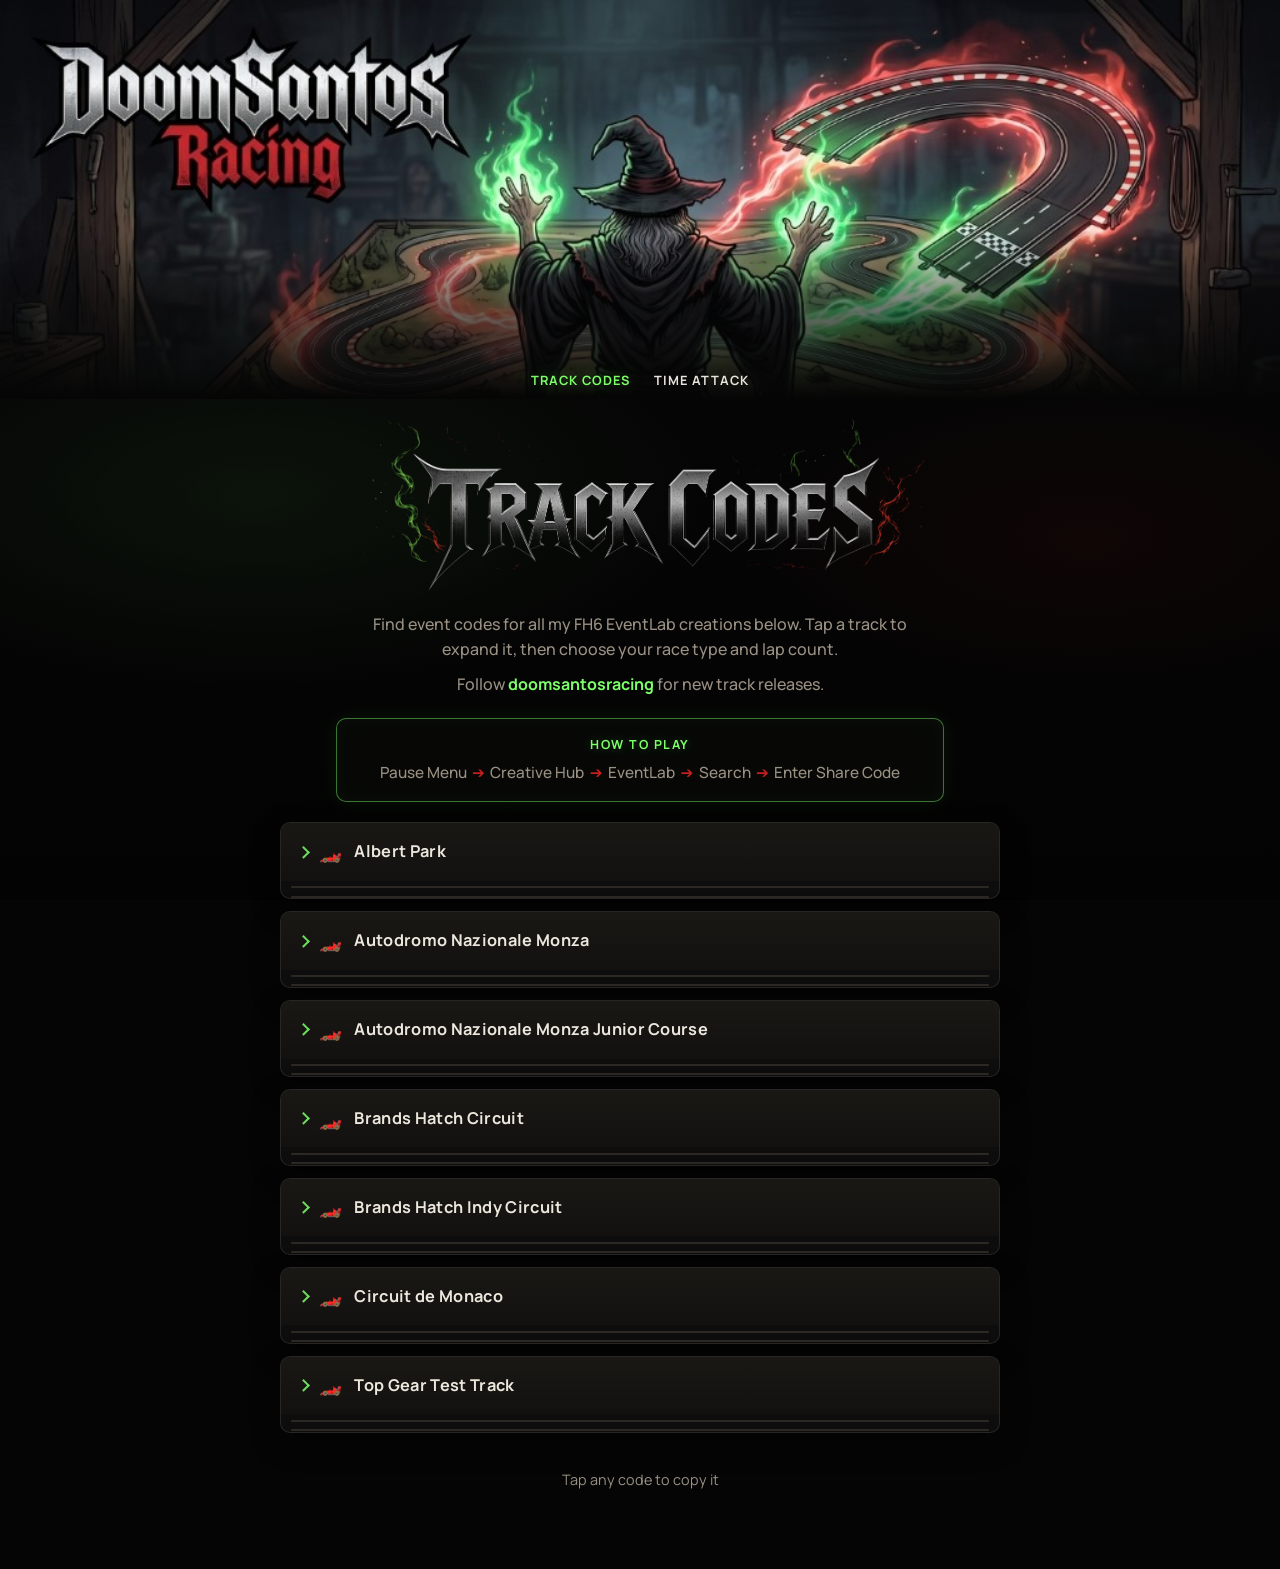
<file: index.html>
<!DOCTYPE html>
<html lang="en">
  <head>
    <meta charset="UTF-8" />
    <meta name="viewport" content="width=device-width, initial-scale=1" />
    <script>
      if (location.hostname.endsWith("github.io")) {
        const base = document.createElement("base");
        base.href = "/eventlab-codes/";
        document.head.appendChild(base);
      }
    </script>
    <meta
      name="description"
      content="DoomSantos Racing EventLab track share codes. Tap a track, pick race type and laps, copy the code."
    />
    <title>Track Codes · DoomSantos Racing</title>
    <link rel="preconnect" href="https://fonts.googleapis.com" />
    <link rel="preconnect" href="https://fonts.gstatic.com" crossorigin />
    <link
      href="https://fonts.googleapis.com/css2?family=Manrope:wght@400;500;600;700;800&display=swap"
      rel="stylesheet"
    />
    <link rel="stylesheet" href="styles.css?v=20261023c" />
  </head>
  <body>
    <div class="atmosphere" aria-hidden="true"></div>

    <div class="banner-hero">
      <img
        class="banner-art"
        src="brand/banner-hero.jpg"
        alt="DoomSantos Racing — wizard forging a race track"
        width="1024"
        height="319"
      />
    </div>

    <main class="page">
      <header class="hero">
        <nav class="site-nav" aria-label="Site">
          <a href="./" aria-current="page">Track Codes</a>
          <a href="leaderboard.html">Time Attack</a>
        </nav>
        <h1 id="page-title" class="page-title-fallback">Track Codes</h1>
        <img
          class="title-art"
          src="brand/title-track-codes-blend.png"
          alt="Track Codes"
          width="640"
          height="200"
        />
        <p id="page-tagline" class="tagline"></p>
        <p class="instagram-line">
          Follow
          <a id="instagram-link" href="#" target="_blank" rel="noopener noreferrer"
            >doomsantosracing</a
          >
          for new track releases.
        </p>
        <div class="how-to">
          <p class="how-to-title">How to play</p>
          <p class="how-to-steps">
            Pause Menu <span aria-hidden="true">➔</span> Creative Hub
            <span aria-hidden="true">➔</span> EventLab
            <span aria-hidden="true">➔</span> Search
            <span aria-hidden="true">➔</span> Enter Share Code
          </p>
        </div>
      </header>

      <section class="tracks" aria-label="Track codes">
        <div id="track-list" class="track-list"></div>
        <p id="load-error" class="load-error" hidden>
          Couldn’t load track data. Check that <code>data/tracks.json</code> is
          available.
        </p>
      </section>

      <footer class="footer">
        <p>Tap any code to copy it</p>
      </footer>
    </main>

    <div id="toast" class="toast" role="status" aria-live="polite" hidden></div>
    <script src="app.js?v=20261023d" defer></script>
    <!-- Cloudflare Web Analytics -->
    <script type="module" src="https://static.cloudflareinsights.com/beacon.min.js" data-cf-beacon='{"token": "d4b2590935b04c538a728a7368f401f9"}'></script>
    <!-- End Cloudflare Web Analytics -->
  </body>
</html>
</file>
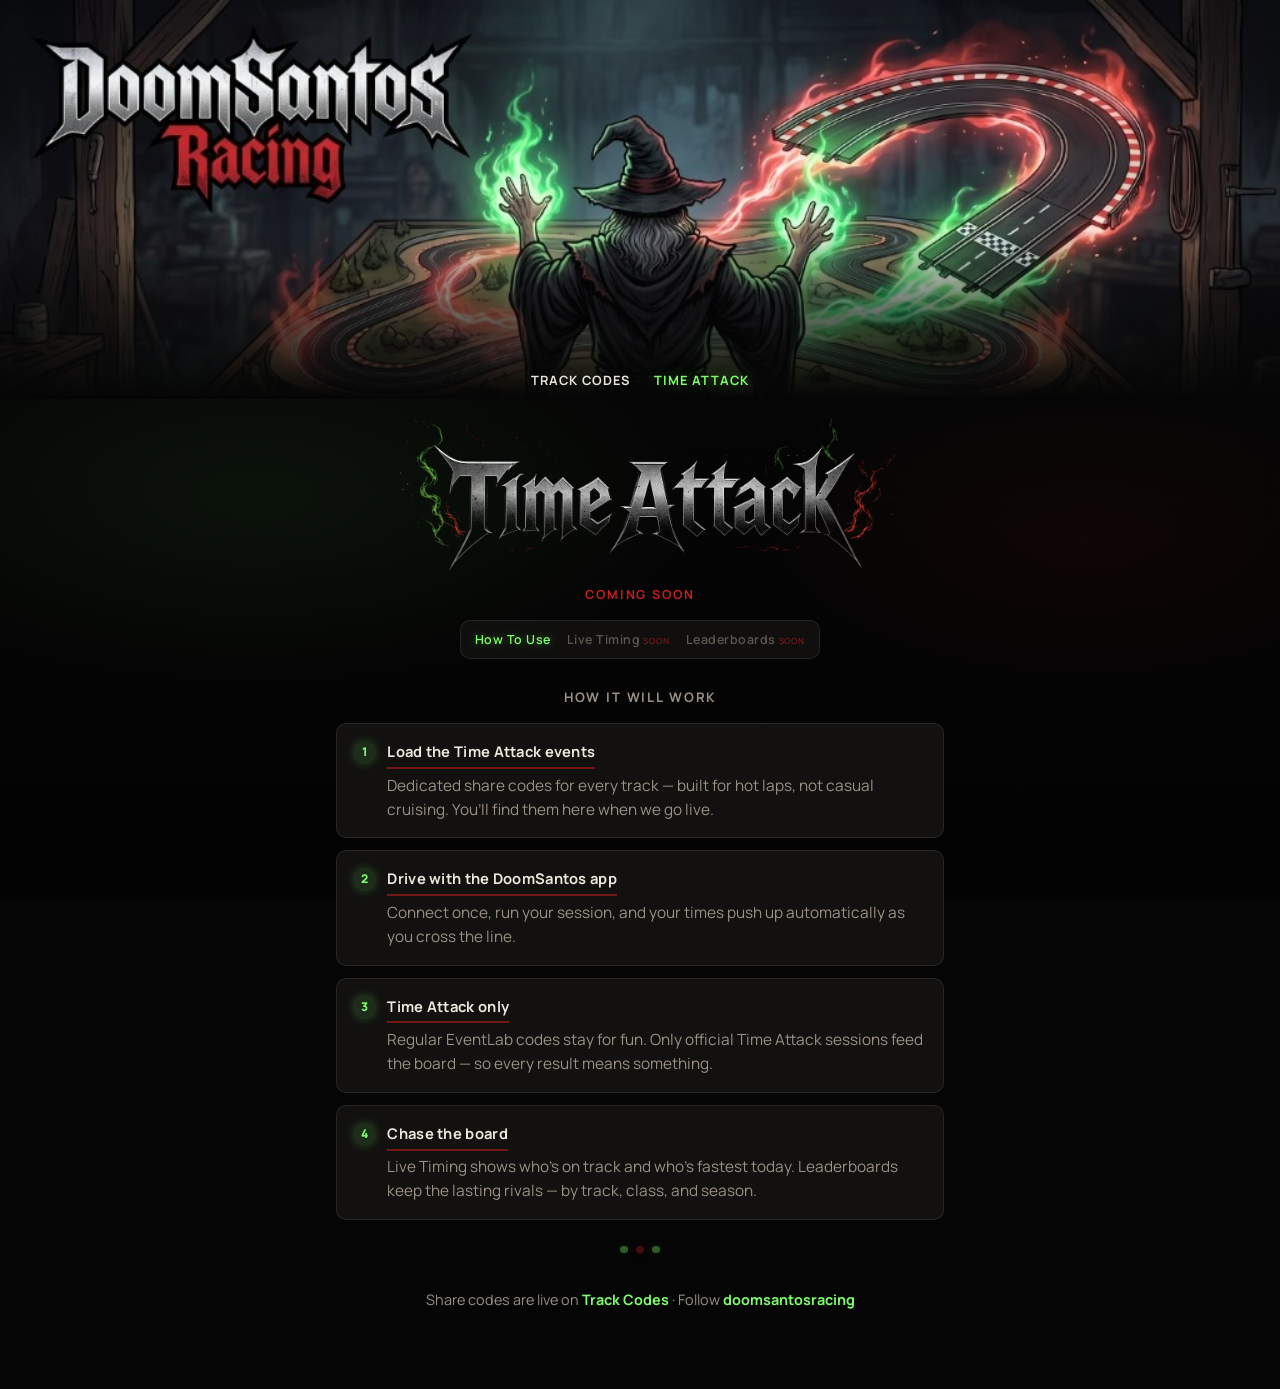
<file: leaderboard.html>
<!DOCTYPE html>
<html lang="en">
  <head>
    <meta charset="UTF-8" />
    <meta name="viewport" content="width=device-width, initial-scale=1" />
    <script>
      if (location.hostname.endsWith("github.io")) {
        const base = document.createElement("base");
        base.href = "/eventlab-codes/";
        document.head.appendChild(base);
      }
    </script>
    <meta
      name="description"
      content="DoomSantos Racing Time Attack — dedicated EventLab pace battles, live sessions, and leaderboards. Coming soon."
    />
    <title>Time Attack · DoomSantos Racing</title>
    <link rel="preconnect" href="https://fonts.googleapis.com" />
    <link rel="preconnect" href="https://fonts.gstatic.com" crossorigin />
    <link
      href="https://fonts.googleapis.com/css2?family=Manrope:wght@400;500;600;700;800&display=swap"
      rel="stylesheet"
    />
    <link rel="stylesheet" href="styles.css?v=20261023c" />
  </head>
  <body>
    <div class="atmosphere" aria-hidden="true"></div>

    <div class="banner-hero">
      <img
        class="banner-art"
        src="brand/banner-hero.jpg"
        alt="DoomSantos Racing — wizard forging a race track"
        width="1024"
        height="319"
      />
    </div>

    <main class="page">
      <header class="hero">
        <nav class="site-nav" aria-label="Site">
          <a href="./">Track Codes</a>
          <a href="leaderboard.html" aria-current="page">Time Attack</a>
        </nav>
        <h1 class="page-title-fallback">Time Attack</h1>
        <img
          class="title-art title-art-ta"
          src="brand/title-time-attack-blend.png"
          alt="Time Attack"
          width="560"
          height="180"
        />
        <p class="teaser-eyebrow">Coming soon</p>
        <nav class="ta-subnav" aria-label="Time Attack sections">
          <a href="leaderboard.html" aria-current="page">How To Use</a>
          <span class="ta-subnav-soon">Live Timing</span>
          <span class="ta-subnav-soon">Leaderboards</span>
        </nav>
      </header>

      <section class="ta-teaser" aria-labelledby="how-heading">
        <h2 id="how-heading" class="section-title">How it will work</h2>
        <ol class="ta-steps">
          <li>
            <strong>Load the Time Attack events</strong>
            <span
              >Dedicated share codes for every track — built for hot laps, not
              casual cruising. You’ll find them here when we go live.</span
            >
          </li>
          <li>
            <strong>Drive with the DoomSantos app</strong>
            <span
              >Connect once, run your session, and your times push up
              automatically as you cross the line.</span
            >
          </li>
          <li>
            <strong>Time Attack only</strong>
            <span
              >Regular EventLab codes stay for fun. Only official Time Attack
              sessions feed the board — so every result means something.</span
            >
          </li>
          <li>
            <strong>Chase the board</strong>
            <span
              >Live Timing shows who’s on track and who’s fastest today.
              Leaderboards keep the lasting rivals — by track, class, and
              season.</span
            >
          </li>
        </ol>
        <div class="teaser-pulse" aria-hidden="true">
          <span></span><span></span><span></span>
        </div>
      </section>

      <footer class="footer">
        <p>
          Share codes are live on
          <a class="inline-link" href="./">Track Codes</a>
          · Follow
          <a
            class="inline-link"
            href="https://www.instagram.com/doomsantosracing/"
            target="_blank"
            rel="noopener noreferrer"
            >doomsantosracing</a
          >
        </p>
      </footer>
    </main>
    <!-- Cloudflare Web Analytics -->
    <script type="module" src="https://static.cloudflareinsights.com/beacon.min.js" data-cf-beacon='{"token": "d4b2590935b04c538a728a7368f401f9"}'></script>
    <!-- End Cloudflare Web Analytics -->
  </body>
</html>
</file>
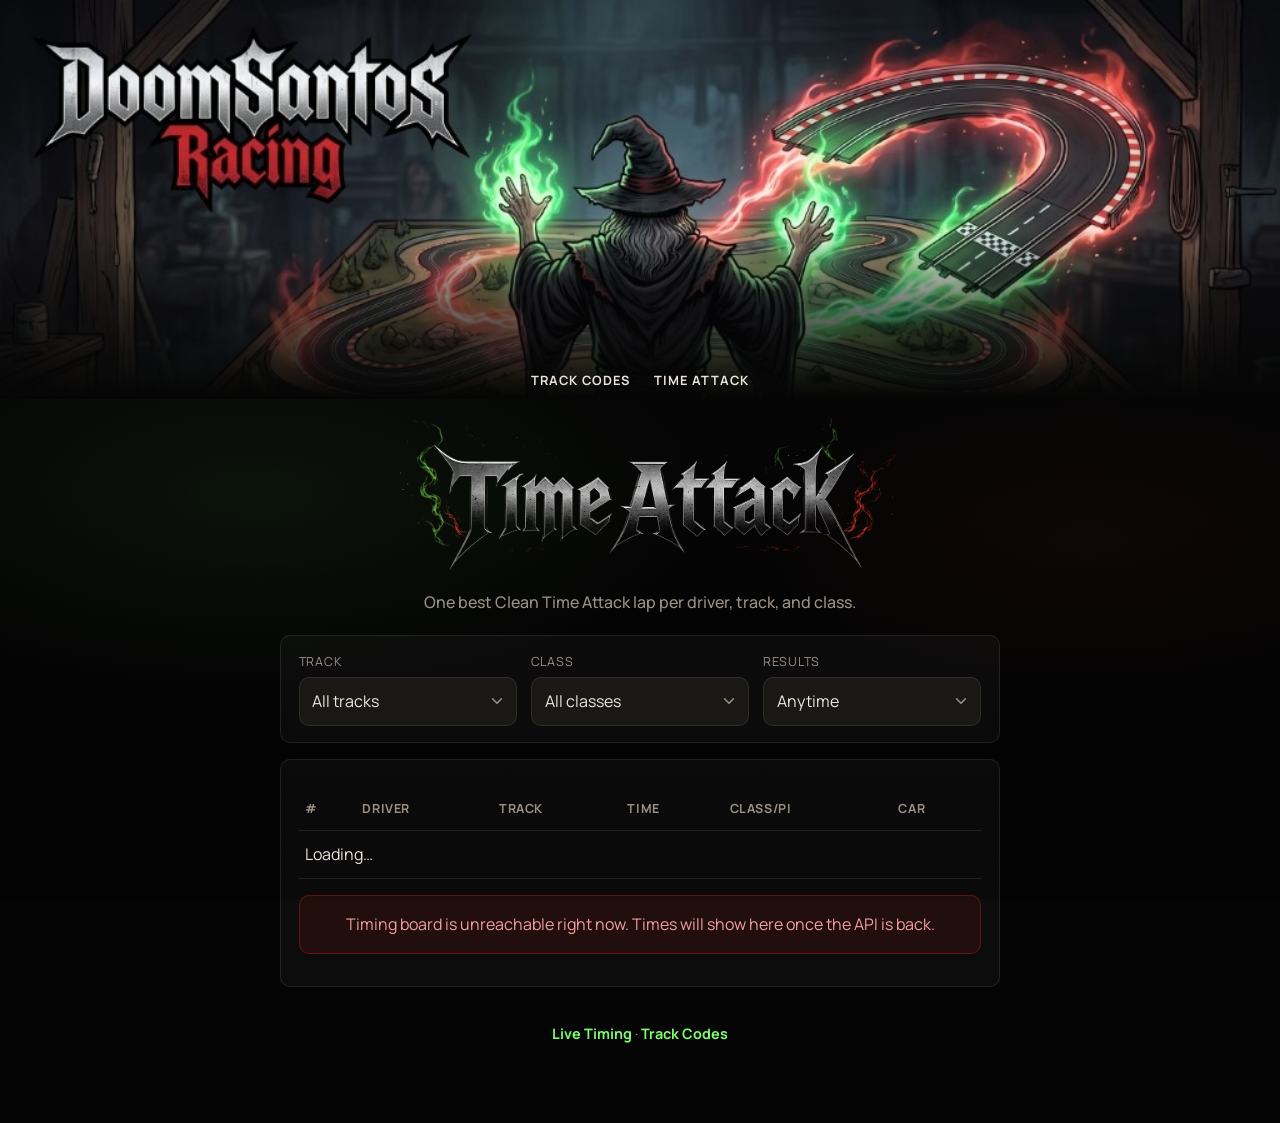
<file: leaderboards.html>
<!DOCTYPE html>
<html lang="en">
  <head>
    <meta charset="UTF-8" />
    <meta name="viewport" content="width=device-width, initial-scale=1" />
    <script>
      if (location.hostname.endsWith("github.io")) {
        const base = document.createElement("base");
        base.href = "/eventlab-codes/";
        document.head.appendChild(base);
      }
    </script>
    <meta name="robots" content="noindex, nofollow" />
    <meta
      name="description"
      content="DoomSantos Racing Time Attack — lasting leaderboards."
    />
    <title>Leaderboards · Time Attack · DoomSantos Racing</title>
    <link rel="preconnect" href="https://fonts.googleapis.com" />
    <link rel="preconnect" href="https://fonts.gstatic.com" crossorigin />
    <link
      href="https://fonts.googleapis.com/css2?family=Manrope:wght@400;500;600;700;800&display=swap"
      rel="stylesheet"
    />
    <link rel="stylesheet" href="styles.css?v=20261023c" />
  </head>
  <body data-ta-page="leaderboard">
    <div class="atmosphere" aria-hidden="true"></div>

    <div class="banner-hero">
      <img
        class="banner-art"
        src="brand/banner-hero.jpg"
        alt="DoomSantos Racing — wizard forging a race track"
        width="1024"
        height="319"
      />
    </div>

    <main class="page">
      <header class="hero">
        <nav class="site-nav" aria-label="Site">
          <a href="./">Track Codes</a>
          <a href="leaderboard.html">Time Attack</a>
        </nav>
        <h1 class="page-title-fallback">Leaderboards</h1>
        <img
          class="title-art title-art-ta"
          src="brand/title-time-attack-blend.png"
          alt="Time Attack"
          width="560"
          height="180"
        />
        <p class="tagline">One best Clean Time Attack lap per driver, track, and class.</p>
      </header>

      <section class="board-controls panel-block" aria-label="Filters">
        <div class="control-grid control-grid-3">
          <div>
            <label for="track-filter">Track</label>
            <select id="track-filter"></select>
          </div>
          <div>
            <label for="class-filter">Class</label>
            <select id="class-filter"></select>
          </div>
          <div>
            <label for="window-filter">Results</label>
            <select id="window-filter"></select>
          </div>
        </div>
      </section>

      <section class="panel-block" aria-label="Leaderboard">
        <div class="board-meta">
          <p id="result-count" class="muted">Loading…</p>
          <p id="updated-at" class="muted"></p>
        </div>
        <div class="table-wrap">
          <table class="board-table">
            <thead>
              <tr>
                <th scope="col">#</th>
                <th scope="col">Driver</th>
                <th scope="col">Track</th>
                <th scope="col">Time</th>
                <th scope="col">Class/PI</th>
                <th scope="col">Car</th>
              </tr>
            </thead>
            <tbody id="board-body">
              <tr>
                <td colspan="6">Loading…</td>
              </tr>
            </tbody>
          </table>
        </div>
        <p id="board-error" class="load-error" hidden></p>
      </section>

      <footer class="footer">
        <p>
          <a class="inline-link" href="live-timing.html">Live Timing</a>
          ·
          <a class="inline-link" href="./">Track Codes</a>
        </p>
      </footer>
    </main>
    <script src="dsr-select.js?v=20261023c" defer></script>
    <script src="ta-public-board.js?v=20261023b" defer></script>
    <script type="module" src="https://static.cloudflareinsights.com/beacon.min.js" data-cf-beacon='{"token": "d4b2590935b04c538a728a7368f401f9"}'></script>
  </body>
</html>
</file>
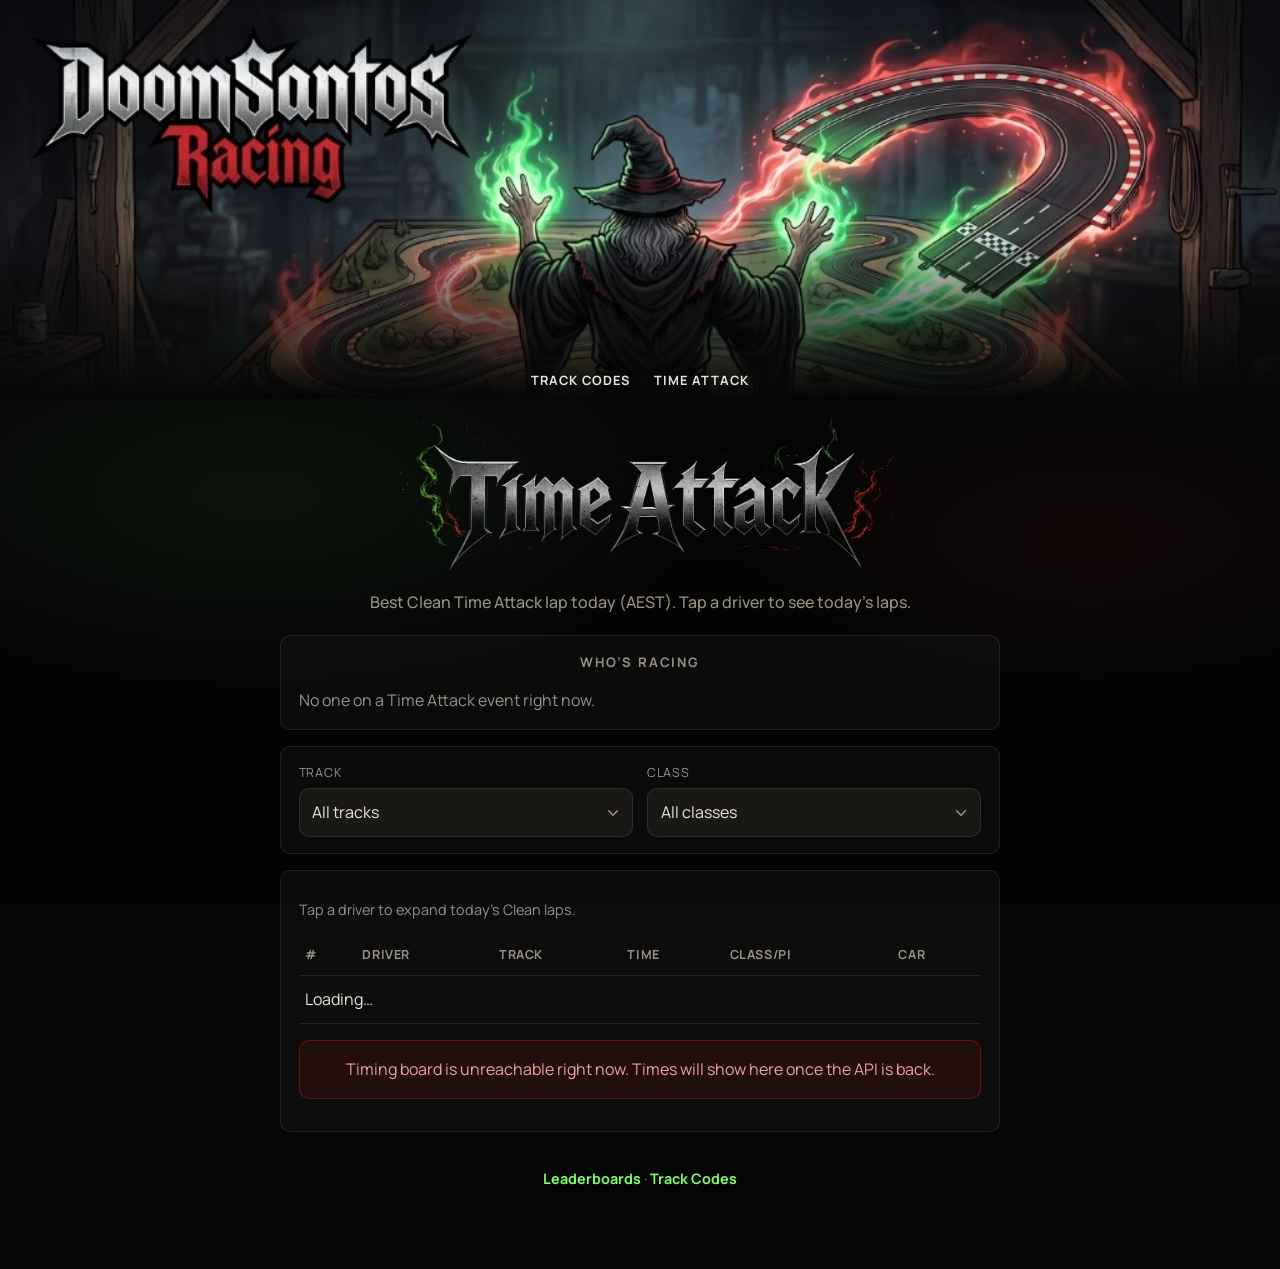
<file: live-timing.html>
<!DOCTYPE html>
<html lang="en">
  <head>
    <meta charset="UTF-8" />
    <meta name="viewport" content="width=device-width, initial-scale=1" />
    <script>
      if (location.hostname.endsWith("github.io")) {
        const base = document.createElement("base");
        base.href = "/eventlab-codes/";
        document.head.appendChild(base);
      }
    </script>
    <meta name="robots" content="noindex, nofollow" />
    <meta
      name="description"
      content="DoomSantos Racing Time Attack — live session board."
    />
    <title>Live Timing · Time Attack · DoomSantos Racing</title>
    <link rel="preconnect" href="https://fonts.googleapis.com" />
    <link rel="preconnect" href="https://fonts.gstatic.com" crossorigin />
    <link
      href="https://fonts.googleapis.com/css2?family=Manrope:wght@400;500;600;700;800&display=swap"
      rel="stylesheet"
    />
    <link rel="stylesheet" href="styles.css?v=20261023c" />
  </head>
  <body data-ta-page="live">
    <div class="atmosphere" aria-hidden="true"></div>

    <div class="banner-hero">
      <img
        class="banner-art"
        src="brand/banner-hero.jpg"
        alt="DoomSantos Racing — wizard forging a race track"
        width="1024"
        height="319"
      />
    </div>

    <main class="page">
      <header class="hero">
        <nav class="site-nav" aria-label="Site">
          <a href="./">Track Codes</a>
          <a href="leaderboard.html">Time Attack</a>
        </nav>
        <h1 class="page-title-fallback">Live Timing</h1>
        <img
          class="title-art title-art-ta"
          src="brand/title-time-attack-blend.png"
          alt="Time Attack"
          width="560"
          height="180"
        />
        <p class="tagline">Best Clean Time Attack lap today (AEST). Tap a driver to see today’s laps.</p>
        <p id="session-clock" class="muted"></p>
      </header>

      <section class="panel-block" aria-label="Who is racing">
        <h2 class="section-title">Who’s racing</h2>
        <p id="live-empty" class="muted">No one on a Time Attack event right now.</p>
        <ul id="live-body" class="live-list"></ul>
      </section>

      <section class="board-controls panel-block" aria-label="Filters">
        <div class="control-grid">
          <div>
            <label for="track-filter">Track</label>
            <select id="track-filter">
              <option value="all">All tracks</option>
            </select>
          </div>
          <div>
            <label for="class-filter">Class</label>
            <select id="class-filter"></select>
          </div>
        </div>
      </section>

      <section class="panel-block" aria-label="Today’s board">
        <div class="board-meta">
          <p id="result-count" class="muted">Loading…</p>
          <p id="updated-at" class="muted"></p>
        </div>
        <p class="muted board-hint">Tap a driver to expand today’s Clean laps.</p>
        <div class="table-wrap">
          <table class="board-table">
            <thead>
              <tr>
                <th scope="col">#</th>
                <th scope="col">Driver</th>
                <th scope="col">Track</th>
                <th scope="col">Time</th>
                <th scope="col">Class/PI</th>
                <th scope="col">Car</th>
              </tr>
            </thead>
            <tbody id="board-body">
              <tr>
                <td colspan="6">Loading…</td>
              </tr>
            </tbody>
          </table>
        </div>
        <p id="board-error" class="load-error" hidden></p>
      </section>

      <footer class="footer">
        <p>
          <a class="inline-link" href="leaderboards.html">Leaderboards</a>
          ·
          <a class="inline-link" href="./">Track Codes</a>
        </p>
      </footer>
    </main>
    <script src="dsr-select.js?v=20261023d" defer></script>
    <script src="ta-public-board.js?v=20261023d" defer></script>
    <script type="module" src="https://static.cloudflareinsights.com/beacon.min.js" data-cf-beacon='{"token": "d4b2590935b04c538a728a7368f401f9"}'></script>
  </body>
</html>
</file>
<file: styles.css>
/* DoomSantos Racing — dark fantasy / doom metal theme */

:root {
  --bg-void: #050505;
  --bg-deep: #050505;
  --bg-panel: #121110;
  --bg-panel-lift: #1a1814;
  --bg-track: #121110;
  --bg-track-hover: #221f19;
  --bg-variant: #161410;
  --bg-variant-open: #1e1a14;
  --text: #ece7dc;
  --text-muted: #9a9184;
  --green: #7dff6a;
  --green-dim: rgba(125, 255, 106, 0.12);
  --green-glow: rgba(125, 255, 106, 0.4);
  --red: #c41e1e;
  --accent: var(--green);
  --accent-soft: var(--green-dim);
  --line: rgba(232, 226, 214, 0.1);
  --shadow: 0 10px 28px rgba(0, 0, 0, 0.35);
  --radius: 10px;
  --font-display: "Manrope", system-ui, sans-serif;
  --font-ui: "Manrope", system-ui, sans-serif;
  --font-body: "Manrope", system-ui, sans-serif;
}

*,
*::before,
*::after {
  box-sizing: border-box;
}

html {
  scroll-behavior: smooth;
  color-scheme: dark;
}

body {
  margin: 0;
  min-height: 100vh;
  font-family: var(--font-ui);
  color: var(--text);
  background: var(--bg-void);
  line-height: 1.55;
}

.atmosphere {
  position: fixed;
  inset: 0;
  z-index: -2;
  background:
    radial-gradient(ellipse 65% 40% at 20% 55%, rgba(125, 255, 106, 0.06), transparent 55%),
    radial-gradient(ellipse 55% 35% at 85% 60%, rgba(196, 30, 30, 0.06), transparent 50%),
    linear-gradient(180deg, #0a0908 0%, var(--bg-void) 45%, #030303 100%);
}

.banner-hero {
  position: relative;
  width: 100%;
  overflow: hidden;
  border: 0;
  box-shadow: none;
  line-height: 0;
}

.banner-hero > img.banner-art {
  display: block;
  width: 100%;
  height: auto;
  object-fit: contain;
  object-position: top center;
}

.banner-hero::after {
  content: "";
  position: absolute;
  left: 0;
  right: 0;
  bottom: 0;
  height: 42%;
  background: linear-gradient(
    180deg,
    rgba(5, 5, 5, 0) 0%,
    rgba(5, 5, 5, 0.55) 45%,
    var(--bg-void) 100%
  );
  pointer-events: none;
  z-index: 1;
}

.page {
  width: min(720px, calc(100% - 2rem));
  margin: -1.75rem auto 0;
  padding: 0 0 4rem;
  position: relative;
  z-index: 2;
}

.hero {
  text-align: center;
  margin-bottom: 1.25rem;
  animation: rise 0.7s ease both;
}

.site-nav {
  display: flex;
  justify-content: center;
  gap: 1.5rem;
  margin: 0 0 1rem;
  font-size: 0.88rem;
}

.site-nav a {
  color: #e8e4dc;
  text-decoration: none;
  font-weight: 700;
  letter-spacing: 0.08em;
  text-transform: uppercase;
  font-size: 0.8rem;
  transition: color 0.2s ease, text-shadow 0.2s ease;
}

.site-nav a:hover,
.site-nav a[aria-current="page"] {
  color: var(--green);
  text-shadow: 0 0 16px var(--green-glow);
}

.title-art {
  display: block;
  width: min(580px, 100%);
  height: auto;
  margin: 0.15rem auto 0.85rem;
  background: transparent;
  mix-blend-mode: screen;
}

.title-art-ta {
  width: min(520px, 96%);
}

.page-title-fallback {
  position: absolute;
  width: 1px;
  height: 1px;
  padding: 0;
  margin: -1px;
  overflow: hidden;
  clip: rect(0, 0, 0, 0);
  white-space: nowrap;
  border: 0;
}

.lab-heading {
  margin: 0 0 0.75rem;
  font-size: clamp(1.25rem, 4vw, 1.55rem);
  font-weight: 800;
  letter-spacing: 0.08em;
  text-transform: uppercase;
  color: var(--text);
}

.teaser-eyebrow {
  margin: -0.35rem 0 1rem;
  font-family: var(--font-ui);
  font-size: 0.78rem;
  font-weight: 700;
  letter-spacing: 0.16em;
  text-transform: uppercase;
  color: var(--red);
}

.tagline,
.instagram-line {
  margin: 0 auto;
  max-width: 36rem;
  color: var(--text-muted);
  font-size: 1rem;
  font-weight: 500;
}

.instagram-line {
  margin-top: 0.65rem;
}

.instagram-line a,
.inline-link {
  color: var(--green);
  font-weight: 700;
  text-decoration: none;
  border-bottom: 1px solid transparent;
}

.instagram-line a:hover,
.inline-link:hover,
.instagram-line a:focus-visible,
.inline-link:focus-visible {
  color: #b8ff9a;
  border-bottom-color: currentColor;
}

.how-to {
  margin: 1.35rem auto 0;
  max-width: 38rem;
  padding: 1rem 1.15rem;
  border: 1px solid rgba(125, 255, 106, 0.45);
  border-radius: var(--radius);
  background: rgba(10, 12, 8, 0.65);
  box-shadow:
    0 0 20px rgba(125, 255, 106, 0.08),
    inset 0 0 20px rgba(125, 255, 106, 0.03);
}

.how-to-title {
  margin: 0 0 0.35rem;
  font-family: var(--font-ui);
  font-size: 0.78rem;
  font-weight: 700;
  letter-spacing: 0.12em;
  text-transform: uppercase;
  color: var(--green);
  text-shadow: 0 0 10px rgba(125, 255, 106, 0.25);
}

.how-to-steps {
  margin: 0;
  color: var(--text-muted);
  font-size: 0.96rem;
  font-weight: 500;
  line-height: 1.65;
}

.how-to-steps span {
  color: var(--red);
  margin: 0 0.15rem;
  font-weight: 700;
}

.ta-subnav {
  display: flex;
  flex-wrap: wrap;
  justify-content: center;
  gap: 0.55rem 1rem;
  margin: 0 auto 1.75rem;
  padding: 0.55rem 0.85rem;
  width: fit-content;
  max-width: 100%;
  border: 1px solid var(--line);
  border-radius: var(--radius);
  background: rgba(18, 17, 16, 0.9);
  font-size: 0.78rem;
}

.ta-subnav a,
.ta-subnav-soon {
  color: var(--text-muted);
  text-decoration: none;
  font-weight: 600;
  letter-spacing: 0.04em;
}

.ta-subnav a:hover,
.ta-subnav a[aria-current="page"] {
  color: var(--green);
  text-shadow: 0 0 10px var(--green-glow);
}

.ta-subnav-soon {
  opacity: 0.55;
  cursor: default;
}

.ta-subnav-soon::after {
  content: " soon";
  font-size: 0.68em;
  letter-spacing: 0.1em;
  text-transform: uppercase;
  color: var(--red);
}

.ta-teaser {
  margin: 0 auto 2rem;
  max-width: 38rem;
  animation: rise 0.7s ease 0.08s both;
}

.ta-teaser .section-title,
.section-title {
  margin: 0 0 1rem;
  text-align: center;
  font-family: var(--font-ui);
  font-size: 0.82rem;
  font-weight: 700;
  letter-spacing: 0.14em;
  text-transform: uppercase;
  color: var(--text-muted);
}

.ta-steps {
  margin: 0;
  padding: 0;
  list-style: none;
  display: grid;
  gap: 0.75rem;
  counter-reset: ta-step;
}

.ta-steps li {
  position: relative;
  padding: 1rem 1.1rem 1rem 3.15rem;
  border: 1px solid var(--line);
  border-radius: var(--radius);
  background: var(--bg-panel);
  counter-increment: ta-step;
}

.ta-steps li::before {
  content: counter(ta-step);
  position: absolute;
  left: 1rem;
  top: 1.05rem;
  width: 1.45rem;
  height: 1.45rem;
  display: grid;
  place-items: center;
  border-radius: 50%;
  background: var(--green-dim);
  color: var(--green);
  font-family: var(--font-ui);
  font-size: 0.75rem;
  font-weight: 800;
  box-shadow: 0 0 10px rgba(125, 255, 106, 0.2);
}

.ta-steps strong {
  display: block;
  margin-bottom: 0.3rem;
  padding-bottom: 0.25rem;
  font-family: var(--font-ui);
  font-size: 0.92rem;
  font-weight: 700;
  letter-spacing: 0.02em;
  color: var(--text);
  border-bottom: 2px solid rgba(196, 30, 30, 0.55);
  width: fit-content;
}

.ta-steps span {
  display: block;
  color: var(--text-muted);
  font-size: 0.96rem;
  line-height: 1.55;
}

.teaser-pulse {
  display: flex;
  justify-content: center;
  gap: 0.55rem;
  margin-top: 1.6rem;
}

.teaser-pulse span {
  width: 0.45rem;
  height: 0.45rem;
  border-radius: 50%;
  background: var(--green);
  opacity: 0.35;
  animation: teaser-dot 1.4s ease-in-out infinite;
  box-shadow: 0 0 8px var(--green-glow);
}

.teaser-pulse span:nth-child(2) {
  animation-delay: 0.18s;
  background: var(--red);
  box-shadow: 0 0 8px rgba(196, 30, 30, 0.5);
}

.teaser-pulse span:nth-child(3) {
  animation-delay: 0.36s;
}

/* Track codes accordion (app.js) */
.track-list {
  display: flex;
  flex-direction: column;
  gap: 0.75rem;
}

.track {
  border-radius: var(--radius);
  overflow: hidden;
  background: var(--bg-panel);
  border: 1px solid var(--line);
  box-shadow: var(--shadow);
  animation: rise 0.6s ease both;
}

.track:nth-child(1) { animation-delay: 0.05s; }
.track:nth-child(2) { animation-delay: 0.1s; }
.track:nth-child(3) { animation-delay: 0.15s; }
.track:nth-child(4) { animation-delay: 0.2s; }
.track:nth-child(5) { animation-delay: 0.25s; }

.track-toggle,
.variant-toggle {
  width: 100%;
  display: flex;
  align-items: center;
  gap: 0.75rem;
  padding: 1rem 1.1rem;
  border: 0;
  background: transparent;
  color: inherit;
  font: inherit;
  text-align: left;
  cursor: pointer;
}

.track-toggle {
  background: linear-gradient(180deg, #1a1814 0%, #121110 100%);
  transition: background 0.2s ease, box-shadow 0.2s ease;
}

.track-toggle:hover,
.track-toggle:focus-visible {
  background: linear-gradient(180deg, #221f19 0%, #161410 100%);
  box-shadow: inset 0 0 0 1px rgba(125, 255, 106, 0.28);
}

.track-toggle:focus-visible,
.variant-toggle:focus-visible,
.code-btn:focus-visible {
  outline: 2px solid var(--green);
  outline-offset: 2px;
}

.chevron {
  width: 0.55rem;
  height: 0.55rem;
  border-right: 2px solid var(--green);
  border-bottom: 2px solid var(--green);
  transform: rotate(-45deg);
  transition: transform 0.25s ease;
  flex-shrink: 0;
  opacity: 0.85;
}

.track.is-open > .track-toggle .chevron,
.variant.is-open > .variant-toggle .chevron {
  transform: rotate(45deg);
}

.track-name {
  flex: 1;
  font-weight: 700;
  font-size: 1.02rem;
  letter-spacing: 0.02em;
}

.track-icon,
.variant-icon {
  font-size: 1.15rem;
  line-height: 1;
}

.track-body,
.variant-body {
  display: grid;
  grid-template-rows: 0fr;
  transition: grid-template-rows 0.28s ease;
}

.track.is-open > .track-body,
.variant.is-open > .variant-body {
  grid-template-rows: 1fr;
}

.track-body > .inner,
.variant-body > .inner {
  overflow: hidden;
}

.track-body > .inner {
  padding: 0.35rem 0.65rem 0.75rem;
  display: flex;
  flex-direction: column;
  gap: 0.45rem;
  background: rgba(0, 0, 0, 0.22);
}

.variant {
  border-radius: 10px;
  background: var(--bg-variant);
  overflow: hidden;
  border: 1px solid var(--line);
}

.variant-toggle {
  padding: 0.85rem 0.95rem;
  transition: background 0.2s ease;
}

.variant.is-open > .variant-toggle,
.variant-toggle:hover,
.variant-toggle:focus-visible {
  background: var(--green-dim);
}

.variant-label {
  font-weight: 600;
  font-size: 0.98rem;
}

.variant-body > .inner {
  padding: 0 0.75rem 0.85rem;
}

.coming-soon {
  margin: 0;
  padding: 0.35rem 0.15rem 0.25rem;
  color: var(--text-muted);
  font-style: italic;
}

.events {
  list-style: none;
  margin: 0;
  padding: 0;
  display: flex;
  flex-direction: column;
  gap: 0.35rem;
}

.code-btn {
  width: 100%;
  display: flex;
  align-items: baseline;
  justify-content: space-between;
  gap: 1rem;
  padding: 0.7rem 0.8rem;
  border: 1px solid var(--line);
  border-radius: 10px;
  background: rgba(255, 255, 255, 0.02);
  color: inherit;
  font: inherit;
  cursor: pointer;
  transition: background 0.2s ease, border-color 0.2s ease, transform 0.15s ease;
}

.code-btn:hover {
  background: var(--green-dim);
  border-color: rgba(125, 255, 106, 0.4);
}

.code-btn:active {
  transform: scale(0.985);
}

.code-btn .laps {
  color: var(--text);
  font-weight: 600;
}

.code-btn .code {
  font-family: ui-monospace, "Cascadia Code", monospace;
  font-size: 0.95rem;
  letter-spacing: 0.06em;
  color: var(--green);
  font-weight: 700;
  text-shadow: 0 0 8px rgba(125, 255, 106, 0.25);
}

.code-btn .hint {
  display: none;
  font-size: 0.75rem;
  color: var(--text-muted);
  font-weight: 500;
}

@media (hover: hover) {
  .code-btn:hover .hint {
    display: inline;
  }
}

.footer {
  margin-top: 2.25rem;
  text-align: center;
  color: var(--text-muted);
  font-size: 0.9rem;
}

.footer code {
  font-size: 0.82em;
  color: #d0cbc2;
}

.load-error {
  padding: 1rem;
  border: 1px solid rgba(196, 30, 30, 0.4);
  border-radius: var(--radius);
  background: rgba(196, 30, 30, 0.12);
  color: #f0a0a0;
  text-align: center;
}

.toast {
  position: fixed;
  left: 50%;
  bottom: 1.4rem;
  transform: translateX(-50%) translateY(120%);
  padding: 0.75rem 1.1rem;
  border-radius: 8px;
  background: rgba(10, 12, 8, 0.95);
  border: 1px solid rgba(125, 255, 106, 0.35);
  color: var(--green);
  font-weight: 600;
  box-shadow: var(--shadow);
  transition: transform 0.28s ease, opacity 0.28s ease;
  opacity: 0;
  z-index: 20;
}

.toast.is-visible {
  transform: translateX(-50%) translateY(0);
  opacity: 1;
}

/* Lab board */
.panel-block {
  margin-bottom: 1rem;
  padding: 1rem 1.1rem;
  border: 1px solid var(--line);
  border-radius: var(--radius);
  background: rgba(255, 255, 255, 0.03);
}

.live-list {
  list-style: none;
  margin: 0;
  padding: 0;
  display: grid;
  gap: 0.45rem;
}

.live-list li {
  padding: 0.45rem 0;
  border-bottom: 1px solid var(--line);
  font-variant-numeric: tabular-nums;
}

.live-list li:last-child {
  border-bottom: 0;
}

.control-grid {
  display: grid;
  grid-template-columns: 1fr 1fr;
  gap: 0.85rem;
}

.control-grid-3 {
  grid-template-columns: 1fr 1fr 1fr;
}

.board-controls label {
  display: block;
  margin-bottom: 0.35rem;
  font-size: 0.78rem;
  letter-spacing: 0.06em;
  text-transform: uppercase;
  color: var(--text-muted);
}

.board-controls select {
  width: 100%;
  padding: 0.7rem 0.8rem;
  border-radius: 10px;
  border: 1px solid var(--line);
  background: var(--bg-panel-lift);
  color: var(--text);
  font: inherit;
  color-scheme: dark;
}

.board-controls select option {
  background-color: #1a1814;
  color: #ece7dc;
}

.dsr-select {
  position: relative;
}

.dsr-select-native {
  position: absolute;
  width: 1px;
  height: 1px;
  padding: 0;
  margin: -1px;
  overflow: hidden;
  clip: rect(0, 0, 0, 0);
  white-space: nowrap;
  border: 0;
}

.dsr-select-btn {
  width: 100%;
  padding: 0.7rem 2.4rem 0.7rem 0.8rem;
  border-radius: 10px;
  border: 1px solid var(--line);
  background-color: var(--bg-panel-lift);
  background-image: url("data:image/svg+xml;utf8,<svg xmlns='http://www.w3.org/2000/svg' width='12' height='8' viewBox='0 0 12 8'><path fill='none' stroke='%239a9184' stroke-width='1.6' stroke-linecap='round' stroke-linejoin='round' d='M1.6 1.8 6 6.2 10.4 1.8'/></svg>");
  background-repeat: no-repeat;
  background-position: right 0.85rem center;
  color: var(--text);
  font: inherit;
  text-align: left;
  cursor: pointer;
}

.dsr-select-btn:hover,
.dsr-select-btn:focus-visible {
  border-color: rgba(125, 255, 106, 0.35);
  outline: none;
}

.dsr-select-menu {
  display: none;
  position: absolute;
  z-index: 50;
  left: 0;
  right: 0;
  top: calc(100% + 6px);
  max-height: 22rem;
  overflow: auto;
  padding: 0.35rem;
  border-radius: 10px;
  border: 1px solid var(--line);
  background: var(--bg-panel-lift);
  box-shadow: var(--shadow);
}

.dsr-select.is-open .dsr-select-menu {
  display: flex;
  flex-direction: column;
  gap: 2px;
}

.dsr-select-option {
  display: block;
  width: 100%;
  margin: 0;
  text-align: left;
  border: 0;
  border-radius: 8px;
  padding: 0.55rem 0.7rem;
  background: transparent;
  color: var(--text);
  font: inherit;
  cursor: pointer;
}

.dsr-select-option:hover,
.dsr-select-option:focus-visible {
  background: var(--bg-track-hover);
  color: var(--text);
  outline: none;
}

.dsr-select-option[aria-selected="true"] {
  color: var(--green);
  background: var(--green-dim);
}

.board-meta {
  display: flex;
  justify-content: space-between;
  gap: 1rem;
  flex-wrap: wrap;
  margin-bottom: 0.75rem;
}

.muted {
  color: var(--text-muted);
  margin: 0;
}

.table-wrap {
  overflow-x: auto;
}

.board-table {
  width: 100%;
  border-collapse: collapse;
  font-variant-numeric: tabular-nums;
}

.board-table th,
.board-table td {
  text-align: left;
  padding: 0.7rem 0.4rem;
  border-bottom: 1px solid var(--line);
}

.board-table th {
  color: var(--text-muted);
  font-size: 0.78rem;
  letter-spacing: 0.05em;
  text-transform: uppercase;
}

.board-table .time {
  font-family: var(--font-display);
  color: var(--green);
  font-weight: 700;
  letter-spacing: 0.03em;
}

.board-hint {
  margin: 0 0 0.75rem;
  font-size: 0.9rem;
}

.board-row {
  cursor: pointer;
}

.board-row:hover,
.board-row:focus-visible {
  background: rgba(125, 255, 106, 0.06);
  outline: none;
}

.board-row.is-open {
  background: rgba(125, 255, 106, 0.08);
}

.driver-name {
  font-weight: 700;
}

.lap-count {
  display: inline-block;
  margin-left: 0.45rem;
  font-size: 0.8rem;
}

.board-updated {
  margin-top: 0.2rem;
  font-size: 0.78rem;
}

.board-detail-head td {
  border-bottom: 0;
  padding-top: 0.85rem;
  font-size: 0.82rem;
}

@keyframes rise {
  from {
    opacity: 0;
    transform: translateY(8px);
  }
  to {
    opacity: 1;
    transform: translateY(0);
  }
}

@keyframes teaser-dot {
  0%,
  100% {
    opacity: 0.25;
    transform: translateY(0);
  }
  50% {
    opacity: 1;
    transform: translateY(-4px);
  }
}

@media (max-width: 520px) {
  .page {
    width: min(100% - 1.25rem, 720px);
    margin-top: -1.15rem;
  }

  .title-art,
  .title-art-ta {
    width: min(100%, 420px);
  }

  .code-btn {
    flex-wrap: wrap;
  }

  .code-btn .code {
    font-size: 0.9rem;
  }

  .control-grid,
  .control-grid-3 {
    grid-template-columns: 1fr;
  }
}
</file>
